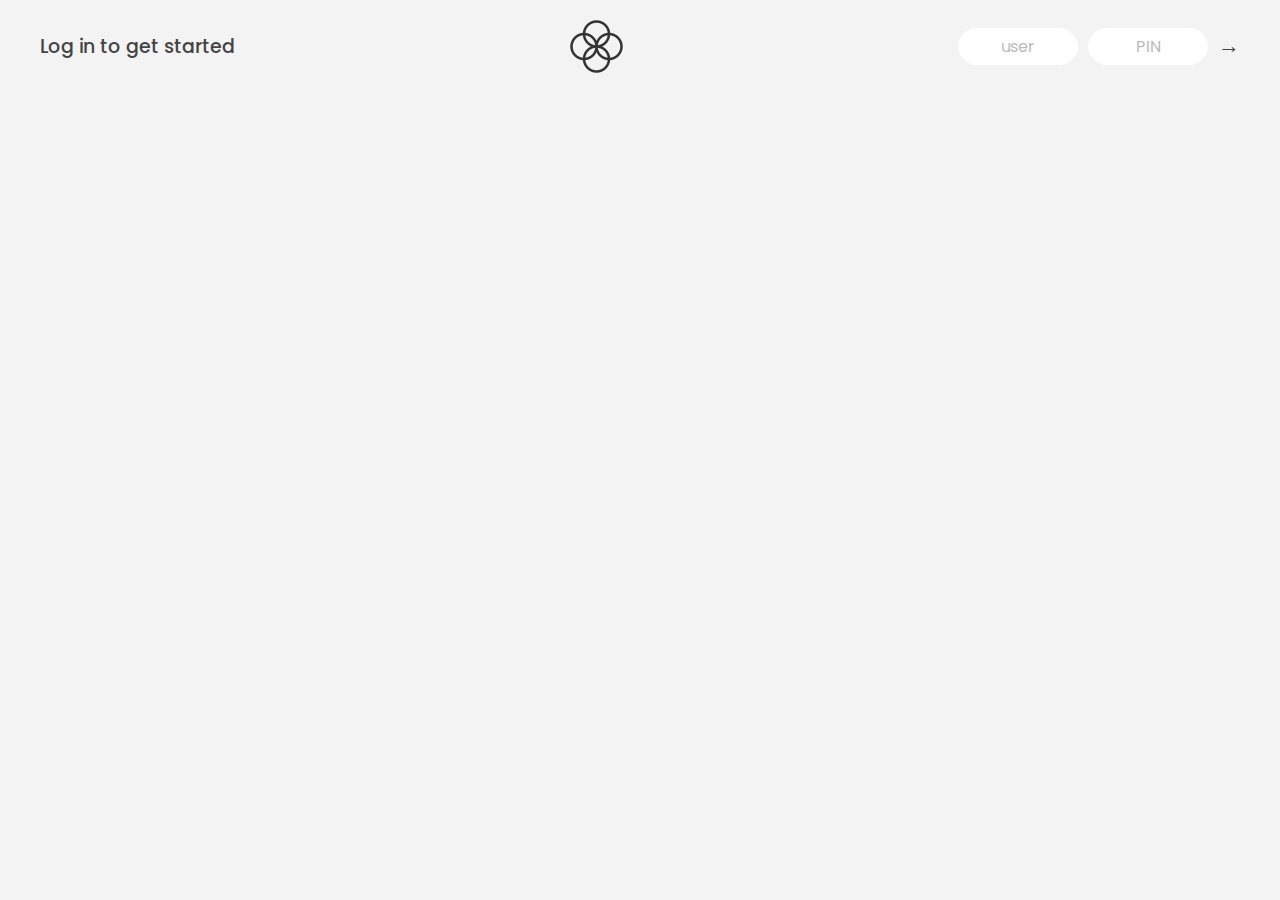
<file: Bankist/index.html>
<!DOCTYPE html>
<html lang="en">
  <head>
    <meta charset="UTF-8" />
    <meta name="viewport" content="width=device-width, initial-scale=1.0" />
    <meta http-equiv="X-UA-Compatible" content="ie=edge" />
    <link rel="shortcut icon" type="image/png" href="/icon.png" />

    <link
      href="https://fonts.googleapis.com/css?family=Poppins:400,500,600&display=swap"
      rel="stylesheet"
    />

    <link rel="stylesheet" href="style.css" />
    <title>Bankist</title>
  </head>
  <body>
    <!-- TOP NAVIGATION -->
    <nav>
      <p class="welcome">Log in to get started</p>
      <img src="logo.png" alt="Logo" class="logo" />
      <form class="login">
        <input
          type="text"
          placeholder="user"
          class="login__input login__input--user"
        />
        <!-- In practice, use type="password" -->
        <input
          type="text"
          placeholder="PIN"
          maxlength="4"
          class="login__input login__input--pin"
        />
        <button class="login__btn">&rarr;</button>
      </form>
    </nav>

    <main class="app hidden">
      <!-- BALANCE -->
      <div class="balance">
        <div>
          <p class="balance__label">Current balance</p>
          <p class="balance__date">
            As of <span class="date">05/03/2037</span>
          </p>
        </div>
        <p class="balance__value">0000€</p>
      </div>

      <!-- MOVEMENTS -->
      <div class="movements">
        <div class="movements__row">
          <div class="movements__type movements__type--deposit">2 deposit</div>
          <div class="movements__value">4 000€</div>
        </div>
        <div class="movements__row">
          <div class="movements__type movements__type--withdrawal">
            1 withdrawal
          </div>
          <div class="movements__value">-378€</div>
        </div>
      </div>

      <!-- SUMMARY -->
      <div class="summary">
        <p class="summary__label">In</p>
        <p class="summary__value summary__value--in">0000€</p>
        <p class="summary__label">Out</p>
        <p class="summary__value summary__value--out">0000€</p>
        <p class="summary__label">Interest</p>
        <p class="summary__value summary__value--interest">0000€</p>
        <button class="btn--sort">&downarrow; SORT</button>
      </div>

      <!-- OPERATION: TRANSFERS -->
      <div class="operation operation--transfer">
        <h2>Transfer money</h2>
        <form class="form form--transfer">
          <input type="text" class="form__input form__input--to" />
          <input type="number" class="form__input form__input--amount" />
          <button class="form__btn form__btn--transfer">&rarr;</button>
          <label class="form__label">Transfer to</label>
          <label class="form__label">Amount</label>
        </form>
      </div>

      <!-- OPERATION: LOAN -->
      <div class="operation operation--loan">
        <h2>Request loan</h2>
        <form class="form form--loan">
          <input type="number" class="form__input form__input--loan-amount" />
          <button class="form__btn form__btn--loan">&rarr;</button>
          <label class="form__label form__label--loan">Amount</label>
        </form>
      </div>

      <!-- OPERATION: CLOSE -->
      <div class="operation operation--close">
        <h2>Close account</h2>
        <form class="form form--close">
          <input type="text" class="form__input form__input--user" />
          <input
            type="password"
            maxlength="6"
            class="form__input form__input--pin"
          />
          <button class="form__btn form__btn--close">&rarr;</button>
          <label class="form__label">Confirm user</label>
          <label class="form__label">Confirm PIN</label>
        </form>
      </div>

      <!-- LOGOUT TIMER -->
      <p class="logout-timer">
        You will be logged out in <span class="timer hidden">00:00</span>
      </p>
    </main>

    <!-- <footer>
      &copy; by Jonas Schmedtmann. Don't claim as your own :)
    </footer> -->

    <script src="script.js"></script>
  </body>
</html>
</file>
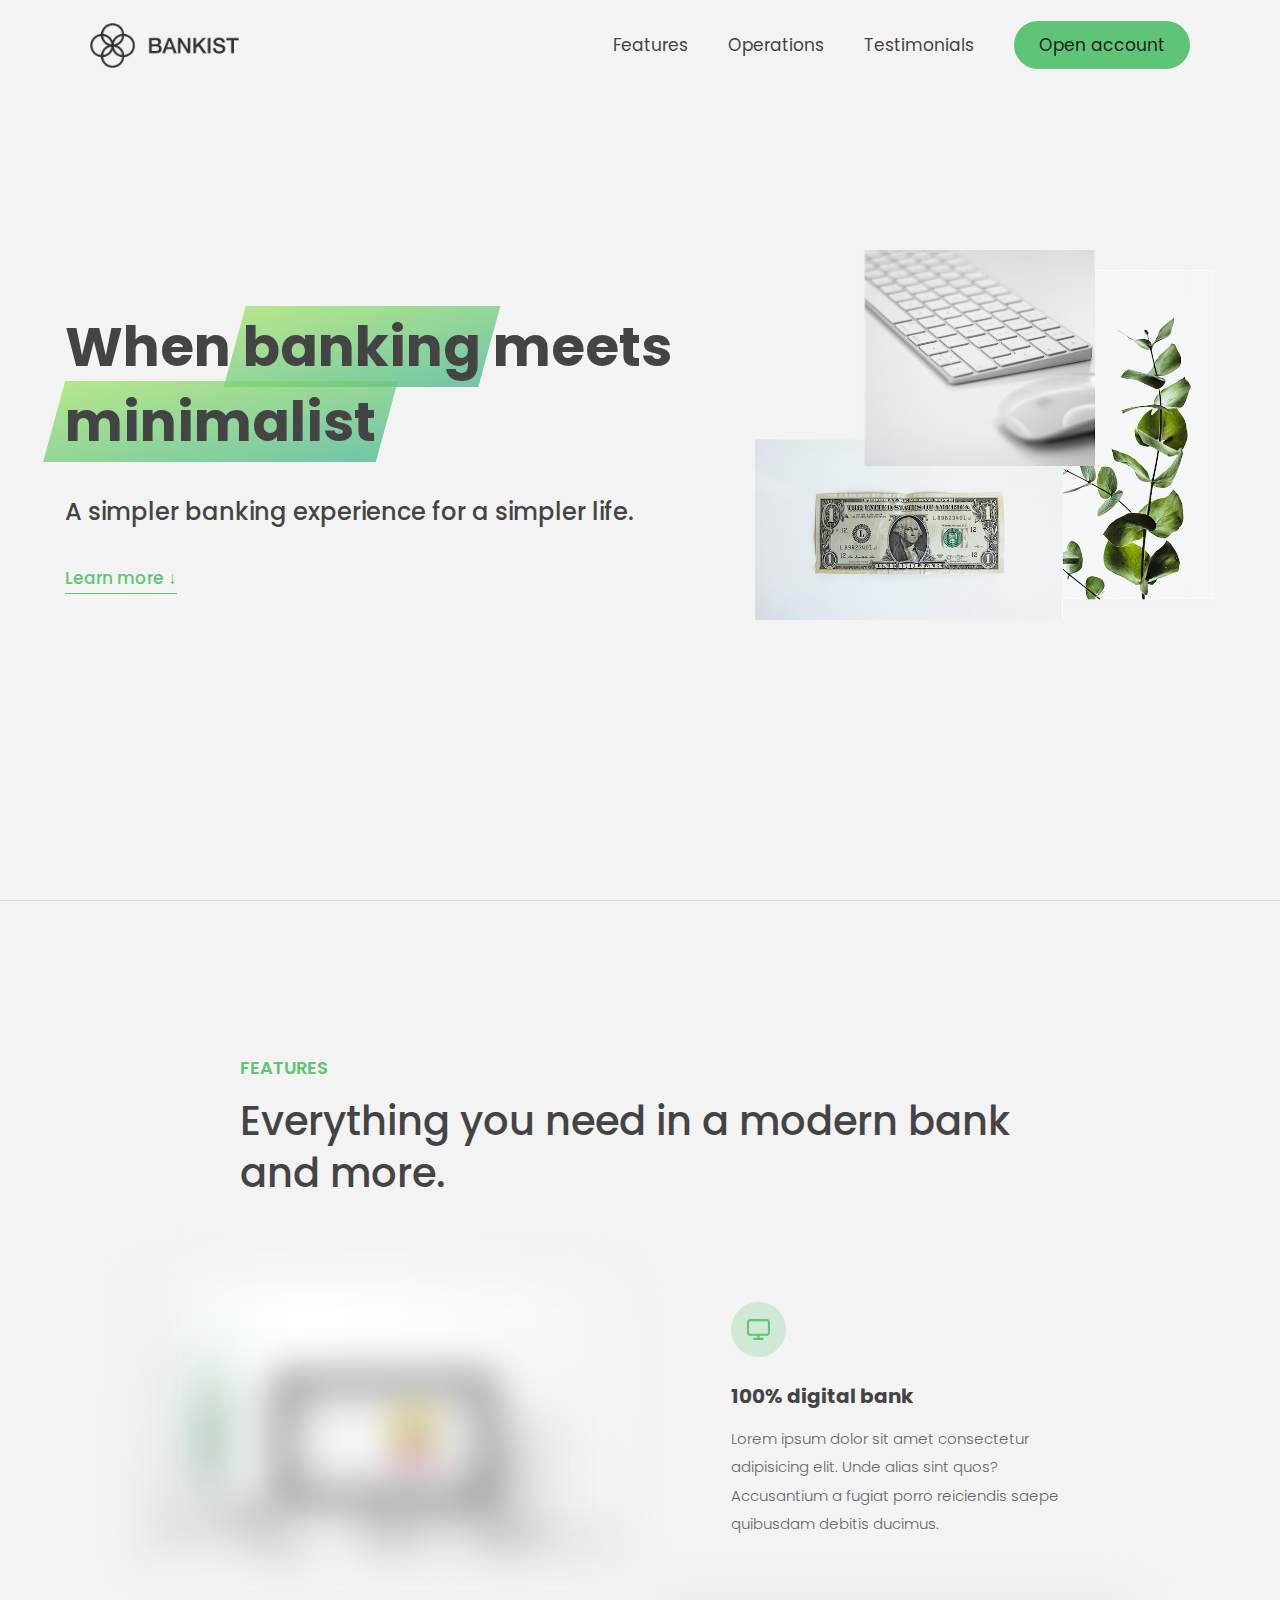
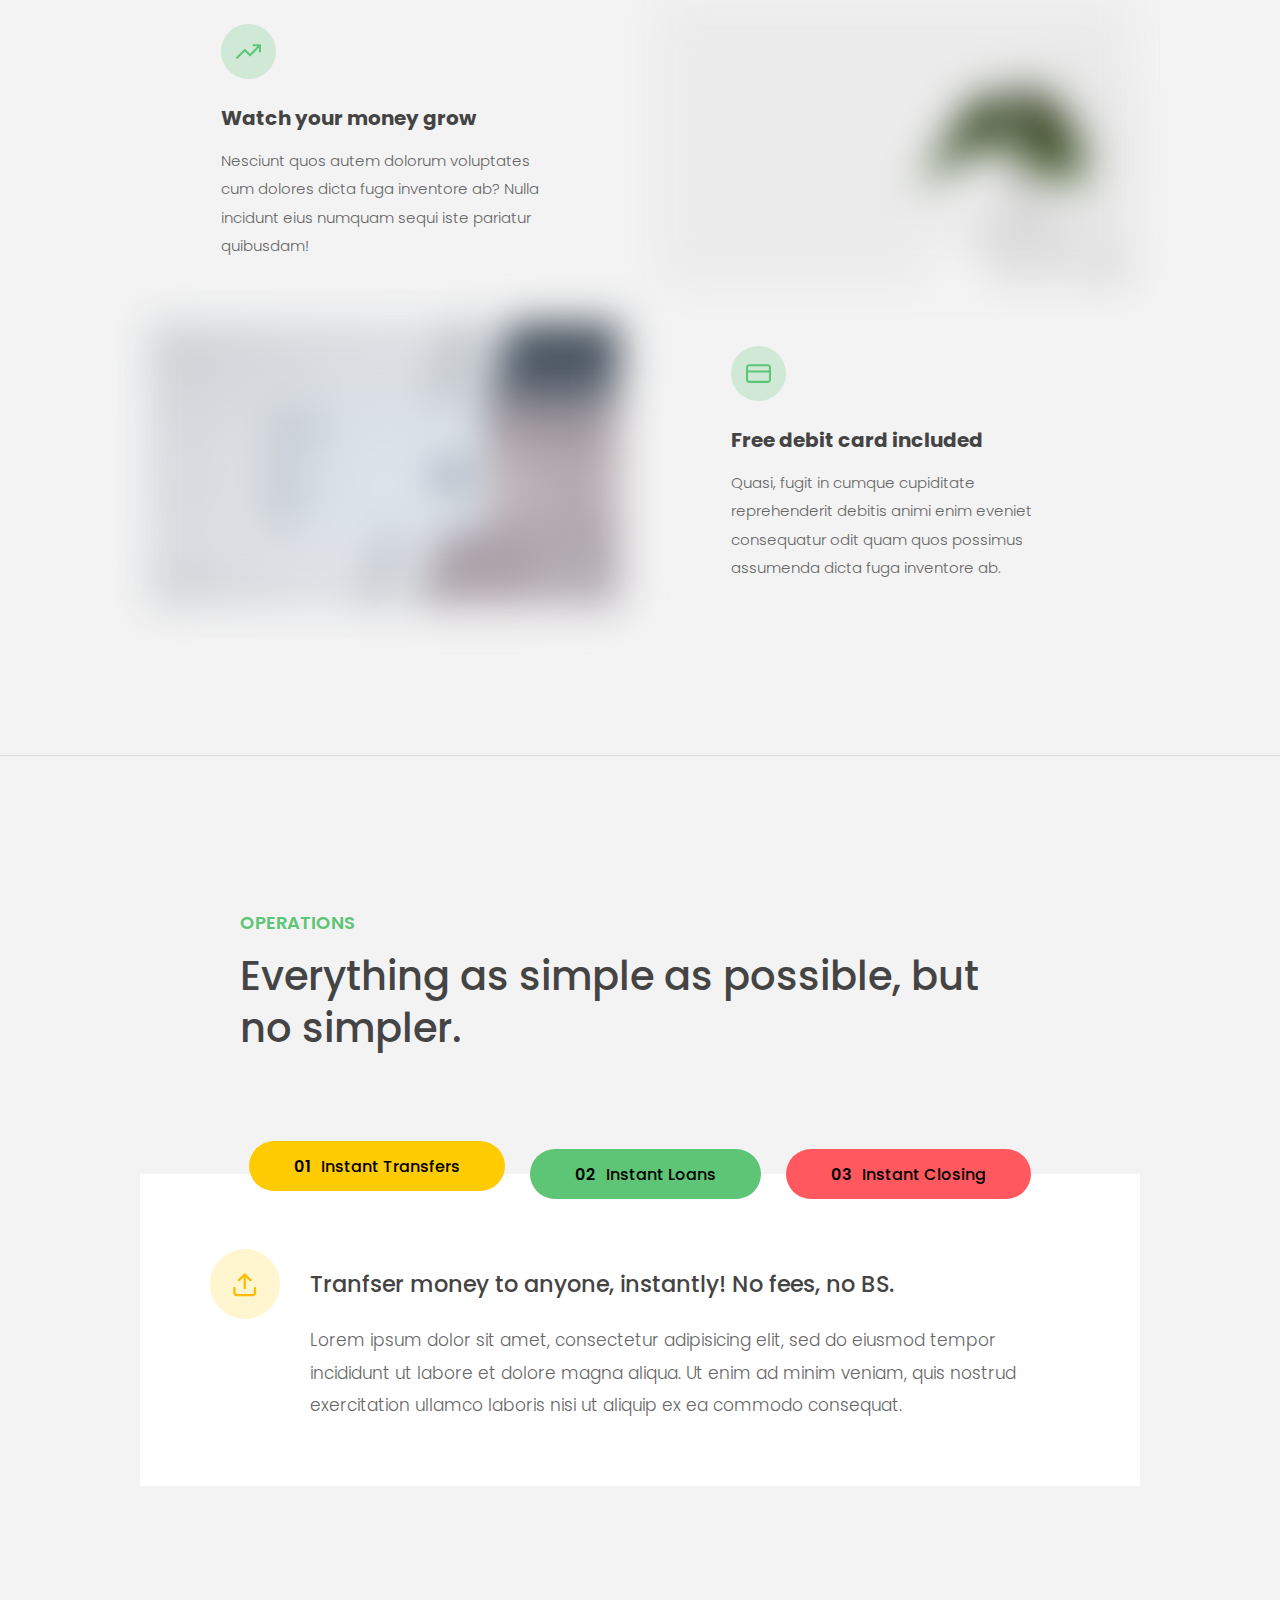
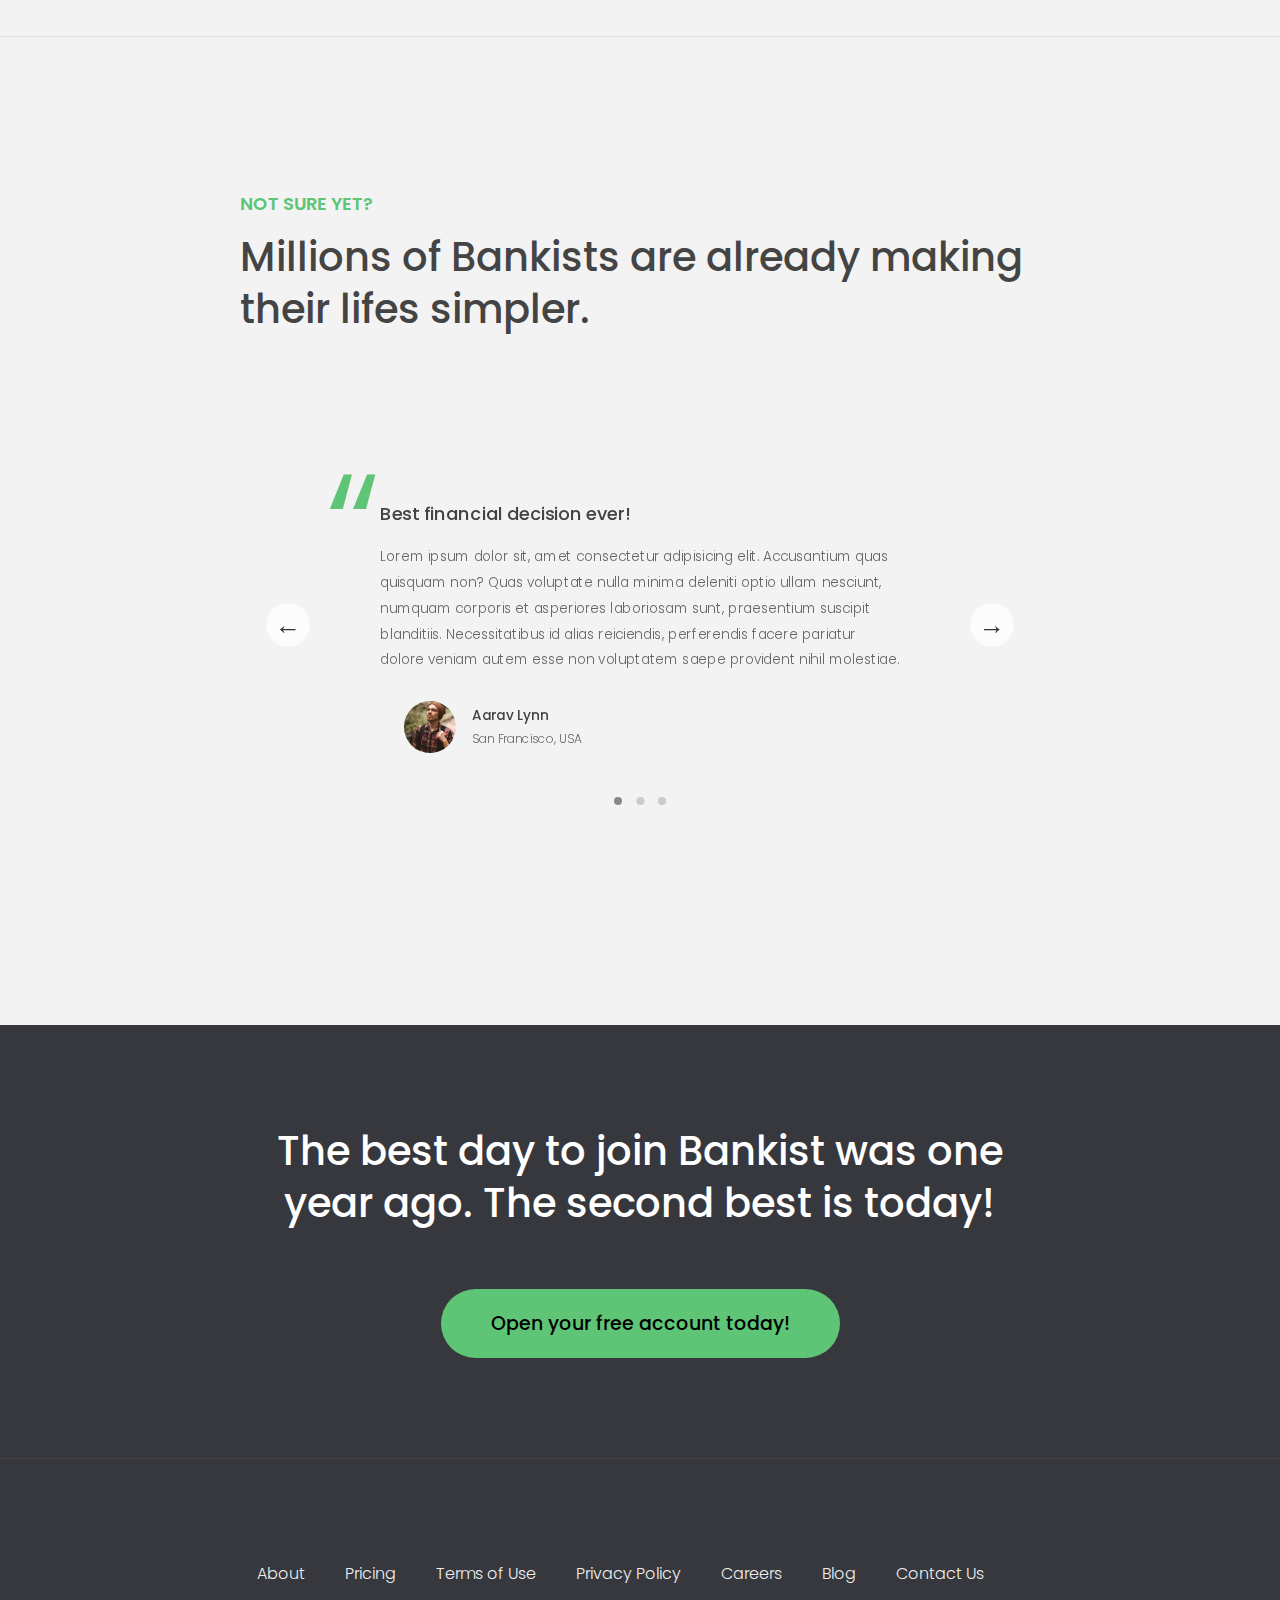
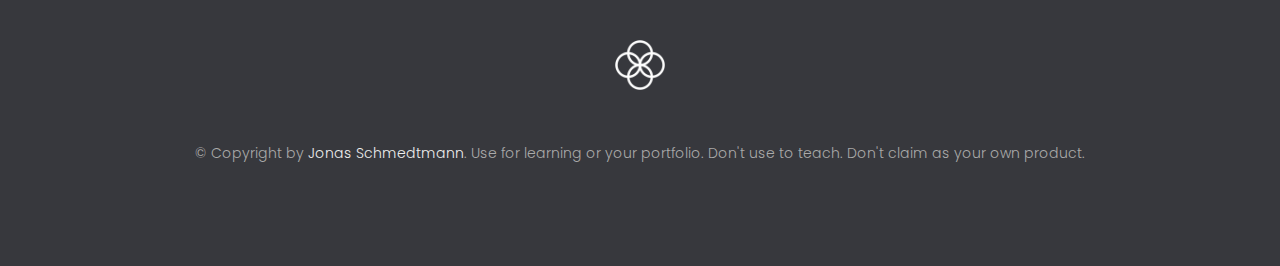
<file: Bankist_Website/index.html>
<!DOCTYPE html>
<html lang="en">
  <head>
    <meta charset="UTF-8" />
    <meta name="viewport" content="width=device-width, initial-scale=1.0" />
    <meta http-equiv="X-UA-Compatible" content="ie=edge" />
    <link rel="shortcut icon" type="image/png" href="img/icon.png" />

    <link
      href="https://fonts.googleapis.com/css?family=Poppins:300,400,500,600&display=swap"
      rel="stylesheet"
    />
    <link rel="stylesheet" href="style.css" />
    <title>Bankist | When Banking meets Minimalist</title>
  </head>
  <body>
    <header class="header">
      <nav class="nav">
        <img
          src="img/logo.png"
          alt="Bankist logo"
          class="nav__logo"
          id="logo"
        />
        <ul class="nav__links">
          <li class="nav__item">
            <a class="nav__link" href="#section--1">Features</a>
          </li>
          <li class="nav__item">
            <a class="nav__link" href="#section--2">Operations</a>
          </li>
          <li class="nav__item">
            <a class="nav__link" href="#section--3">Testimonials</a>
          </li>
          <li class="nav__item">
            <a class="nav__link nav__link--btn btn--show-modal" href="#"
              >Open account</a
            >
          </li>
        </ul>
      </nav>

      <div class="header__title">
        <h1>
          When
          <!-- Green highlight effect -->
          <span class="highlight">banking</span>
          meets<br />
          <span class="highlight">minimalist</span>
        </h1>
        <h4>A simpler banking experience for a simpler life.</h4>
        <button class="btn--text btn--scroll-to">Learn more &DownArrow;</button>
        <img
          src="img/hero.png"
          class="header__img"
          alt="Minimalist bank items"
        />
      </div>
    </header>

    <section class="section" id="section--1">
      <div class="section__title">
        <h2 class="section__description">Features</h2>
        <h3 class="section__header">
          Everything you need in a modern bank and more.
        </h3>
      </div>

      <div class="features">
        <img
          src="img/digital-lazy.jpg"
          data-src="img/digital.jpg"
          alt="Computer"
          class="features__img lazy-img"
        />
        <div class="features__feature">
          <div class="features__icon">
            <svg>
              <use xlink:href="img/icons.svg#icon-monitor"></use>
            </svg>
          </div>
          <h5 class="features__header">100% digital bank</h5>
          <p>
            Lorem ipsum dolor sit amet consectetur adipisicing elit. Unde alias
            sint quos? Accusantium a fugiat porro reiciendis saepe quibusdam
            debitis ducimus.
          </p>
        </div>

        <div class="features__feature">
          <div class="features__icon">
            <svg>
              <use xlink:href="img/icons.svg#icon-trending-up"></use>
            </svg>
          </div>
          <h5 class="features__header">Watch your money grow</h5>
          <p>
            Nesciunt quos autem dolorum voluptates cum dolores dicta fuga
            inventore ab? Nulla incidunt eius numquam sequi iste pariatur
            quibusdam!
          </p>
        </div>
        <img
          src="img/grow-lazy.jpg"
          data-src="img/grow.jpg"
          alt="Plant"
          class="features__img lazy-img"
        />

        <img
          src="img/card-lazy.jpg"
          data-src="img/card.jpg"
          alt="Credit card"
          class="features__img lazy-img"
        />
        <div class="features__feature">
          <div class="features__icon">
            <svg>
              <use xlink:href="img/icons.svg#icon-credit-card"></use>
            </svg>
          </div>
          <h5 class="features__header">Free debit card included</h5>
          <p>
            Quasi, fugit in cumque cupiditate reprehenderit debitis animi enim
            eveniet consequatur odit quam quos possimus assumenda dicta fuga
            inventore ab.
          </p>
        </div>
      </div>
    </section>

    <section class="section" id="section--2">
      <div class="section__title">
        <h2 class="section__description">Operations</h2>
        <h3 class="section__header">
          Everything as simple as possible, but no simpler.
        </h3>
      </div>

      <div class="operations">
        <div class="operations__tab-container">
          <button
            class="btn operations__tab operations__tab--1 operations__tab--active"
            data-tab="1"
          >
            <span>01</span>Instant Transfers
          </button>
          <button class="btn operations__tab operations__tab--2" data-tab="2">
            <span>02</span>Instant Loans
          </button>
          <button class="btn operations__tab operations__tab--3" data-tab="3">
            <span>03</span>Instant Closing
          </button>
        </div>
        <div
          class="operations__content operations__content--1 operations__content--active"
        >
          <div class="operations__icon operations__icon--1">
            <svg>
              <use xlink:href="img/icons.svg#icon-upload"></use>
            </svg>
          </div>
          <h5 class="operations__header">
            Tranfser money to anyone, instantly! No fees, no BS.
          </h5>
          <p>
            Lorem ipsum dolor sit amet, consectetur adipisicing elit, sed do
            eiusmod tempor incididunt ut labore et dolore magna aliqua. Ut enim
            ad minim veniam, quis nostrud exercitation ullamco laboris nisi ut
            aliquip ex ea commodo consequat.
          </p>
        </div>

        <div class="operations__content operations__content--2">
          <div class="operations__icon operations__icon--2">
            <svg>
              <use xlink:href="img/icons.svg#icon-home"></use>
            </svg>
          </div>
          <h5 class="operations__header">
            Buy a home or make your dreams come true, with instant loans.
          </h5>
          <p>
            Duis aute irure dolor in reprehenderit in voluptate velit esse
            cillum dolore eu fugiat nulla pariatur. Excepteur sint occaecat
            cupidatat non proident, sunt in culpa qui officia deserunt mollit
            anim id est laborum.
          </p>
        </div>
        <div class="operations__content operations__content--3">
          <div class="operations__icon operations__icon--3">
            <svg>
              <use xlink:href="img/icons.svg#icon-user-x"></use>
            </svg>
          </div>
          <h5 class="operations__header">
            No longer need your account? No problem! Close it instantly.
          </h5>
          <p>
            Excepteur sint occaecat cupidatat non proident, sunt in culpa qui
            officia deserunt mollit anim id est laborum. Ut enim ad minim
            veniam, quis nostrud exercitation ullamco laboris nisi ut aliquip ex
            ea commodo consequat.
          </p>
        </div>
      </div>
    </section>

    <section class="section" id="section--3">
      <div class="section__title section__title--testimonials">
        <h2 class="section__description">Not sure yet?</h2>
        <h3 class="section__header">
          Millions of Bankists are already making their lifes simpler.
        </h3>
      </div>

      <div class="slider">
        <!-- <div class="slide"><img src="img/img-1.jpg" alt="Photo 1" /></div>
        <div class="slide"><img src="img/img-2.jpg" alt="Photo 2" /></div>
        <div class="slide"><img src="img/img-3.jpg" alt="Photo 3" /></div>
        <div class="slide"><img src="img/img-4.jpg" alt="Photo 4" /></div>
         -->
        <div class="slide slide--1">
          <div class="testimonial">
            <h5 class="testimonial__header">Best financial decision ever!</h5>
            <blockquote class="testimonial__text">
              Lorem ipsum dolor sit, amet consectetur adipisicing elit.
              Accusantium quas quisquam non? Quas voluptate nulla minima
              deleniti optio ullam nesciunt, numquam corporis et asperiores
              laboriosam sunt, praesentium suscipit blanditiis. Necessitatibus
              id alias reiciendis, perferendis facere pariatur dolore veniam
              autem esse non voluptatem saepe provident nihil molestiae.
            </blockquote>
            <address class="testimonial__author">
              <img src="img/user-1.jpg" alt="" class="testimonial__photo" />
              <h6 class="testimonial__name">Aarav Lynn</h6>
              <p class="testimonial__location">San Francisco, USA</p>
            </address>
          </div>
        </div>

        <div class="slide slide--2">
          <div class="testimonial">
            <h5 class="testimonial__header">
              The last step to becoming a complete minimalist
            </h5>
            <blockquote class="testimonial__text">
              Quisquam itaque deserunt ullam, quia ea repellendus provident,
              ducimus neque ipsam modi voluptatibus doloremque, corrupti
              laborum. Incidunt numquam perferendis veritatis neque repellendus.
              Lorem, ipsum dolor sit amet consectetur adipisicing elit. Illo
              deserunt exercitationem deleniti.
            </blockquote>
            <address class="testimonial__author">
              <img src="img/user-2.jpg" alt="" class="testimonial__photo" />
              <h6 class="testimonial__name">Miyah Miles</h6>
              <p class="testimonial__location">London, UK</p>
            </address>
          </div>
        </div>

        <div class="slide slide--3">
          <div class="testimonial">
            <h5 class="testimonial__header">
              Finally free from old-school banks
            </h5>
            <blockquote class="testimonial__text">
              Debitis, nihil sit minus suscipit magni aperiam vel tenetur
              incidunt commodi architecto numquam omnis nulla autem,
              necessitatibus blanditiis modi similique quidem. Odio aliquam
              culpa dicta beatae quod maiores ipsa minus consequatur error sunt,
              deleniti saepe aliquid quos inventore sequi. Necessitatibus id
              alias reiciendis, perferendis facere.
            </blockquote>
            <address class="testimonial__author">
              <img src="img/user-3.jpg" alt="" class="testimonial__photo" />
              <h6 class="testimonial__name">Francisco Gomes</h6>
              <p class="testimonial__location">Lisbon, Portugal</p>
            </address>
          </div>
        </div>
        <button class="slider__btn slider__btn--left">&larr;</button>
        <button class="slider__btn slider__btn--right">&rarr;</button>
        <div class="dots"></div>
      </div>
    </section>

    <section class="section section--sign-up">
      <div class="section__title">
        <h3 class="section__header">
          The best day to join Bankist was one year ago. The second best is
          today!
        </h3>
      </div>
      <button class="btn btn--show-modal">Open your free account today!</button>
    </section>

    <footer class="footer">
      <ul class="footer__nav">
        <li class="footer__item">
          <a class="footer__link" href="#">About</a>
        </li>
        <li class="footer__item">
          <a class="footer__link" href="#">Pricing</a>
        </li>
        <li class="footer__item">
          <a class="footer__link" href="#">Terms of Use</a>
        </li>
        <li class="footer__item">
          <a class="footer__link" href="#">Privacy Policy</a>
        </li>
        <li class="footer__item">
          <a class="footer__link" href="#">Careers</a>
        </li>
        <li class="footer__item">
          <a class="footer__link" href="#">Blog</a>
        </li>
        <li class="footer__item">
          <a class="footer__link" href="#">Contact Us</a>
        </li>
      </ul>
      <img src="img/icon.png" alt="Logo" class="footer__logo" />
      <p class="footer__copyright">
        &copy; Copyright by
        <a
          class="footer__link twitter-link"
          target="_blank"
          href="https://twitter.com/jonasschmedtman"
          >Jonas Schmedtmann</a
        >. Use for learning or your portfolio. Don't use to teach. Don't claim
        as your own product.
      </p>
    </footer>

    <div class="modal hidden">
      <button class="btn--close-modal">&times;</button>
      <h2 class="modal__header">
        Open your bank account <br />
        in just <span class="highlight">5 minutes</span>
      </h2>
      <form class="modal__form">
        <label>First Name</label>
        <input type="text" />
        <label>Last Name</label>
        <input type="text" />
        <label>Email Address</label>
        <input type="email" />
        <button class="btn">Next step &rarr;</button>
      </form>
    </div>
    <div class="overlay hidden"></div>

    <script src="script.js"></script>
  </body>
</html>
</file>
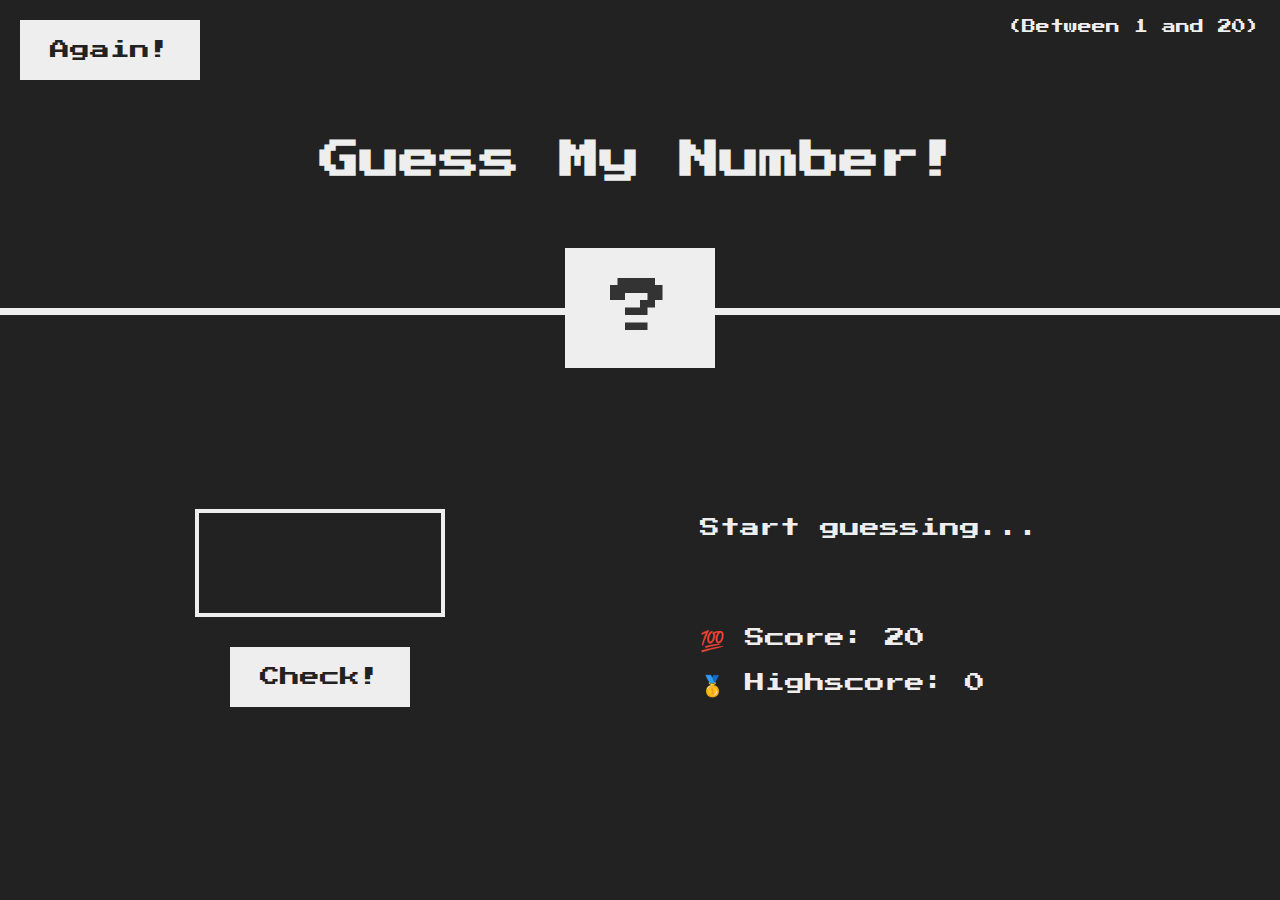
<file: Guess_My_Number/index.html>
<!DOCTYPE html>
<html lang="en">
  <head>
    <meta charset="UTF-8" />
    <meta name="viewport" content="width=device-width, initial-scale=1.0" />
    <meta http-equiv="X-UA-Compatible" content="ie=edge" />
    <link rel="stylesheet" href="style.css" />
    <title>Guess My Number!</title>
  </head>
  <body>
    <header>
      <h1>Guess My Number!</h1>
      <p class="between">(Between 1 and 20)</p>
      <button class="btn again">Again!</button>
      <div class="number">?</div>
    </header>
    <main>
      <section class="left">
        <input type="number" class="guess" />
        <button class="btn check">Check!</button>
      </section>
      <section class="right">
        <p class="message">Start guessing...</p>
        <p class="label-score">💯 Score: <span class="score">20</span></p>
        <p class="label-highscore">
          🥇 Highscore: <span class="highscore">0</span>
        </p>
      </section>
    </main>
    <script src="script.js"></script>
  </body>
</html>
</file>
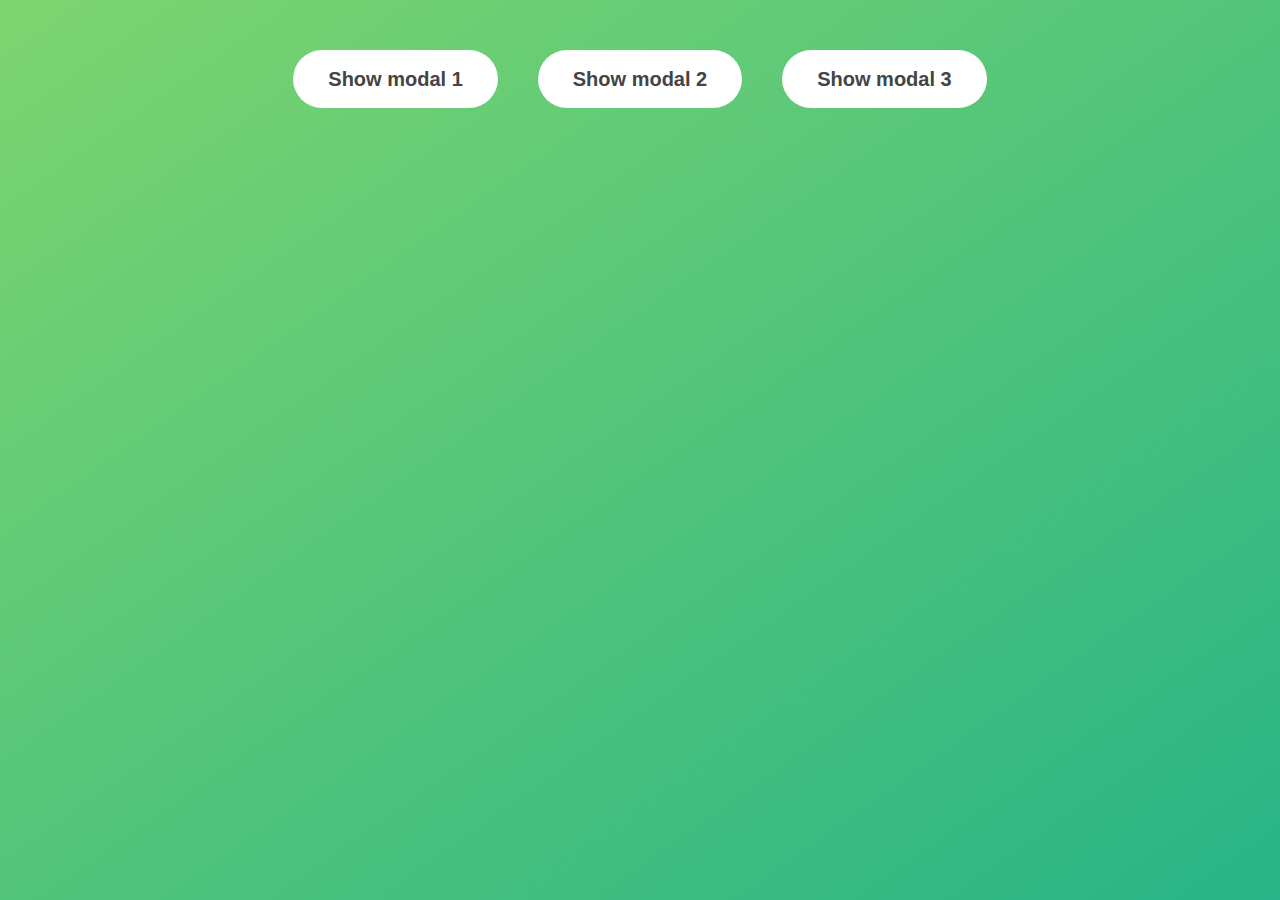
<file: Modal_Window/index.html>
<!DOCTYPE html>
<html lang="en">
  <head>
    <meta charset="UTF-8" />
    <meta name="viewport" content="width=device-width, initial-scale=1.0" />
    <meta http-equiv="X-UA-Compatible" content="ie=edge" />
    <link rel="stylesheet" href="style.css" />
    <title>Modal window</title>
  </head>
  <body>
    <button class="show-modal">Show modal 1</button>
    <button class="show-modal">Show modal 2</button>
    <button class="show-modal">Show modal 3</button>

    <div class="modal hidden">
      <button class="close-modal">&times;</button>
      <h1>I'm a modal window 😍</h1>
      <p>
        Lorem ipsum dolor sit amet, consectetur adipisicing elit, sed do eiusmod
        tempor incididunt ut labore et dolore magna aliqua. Ut enim ad minim
        veniam, quis nostrud exercitation ullamco laboris nisi ut aliquip ex ea
        commodo consequat. Duis aute irure dolor in reprehenderit in voluptate
        velit esse cillum dolore eu fugiat nulla pariatur. Excepteur sint
        occaecat cupidatat non proident, sunt in culpa qui officia deserunt
        mollit anim id est laborum.
      </p>
    </div>
    <div class="overlay hidden"></div>

    <script src="script.js"></script>
  </body>
</html>
</file>
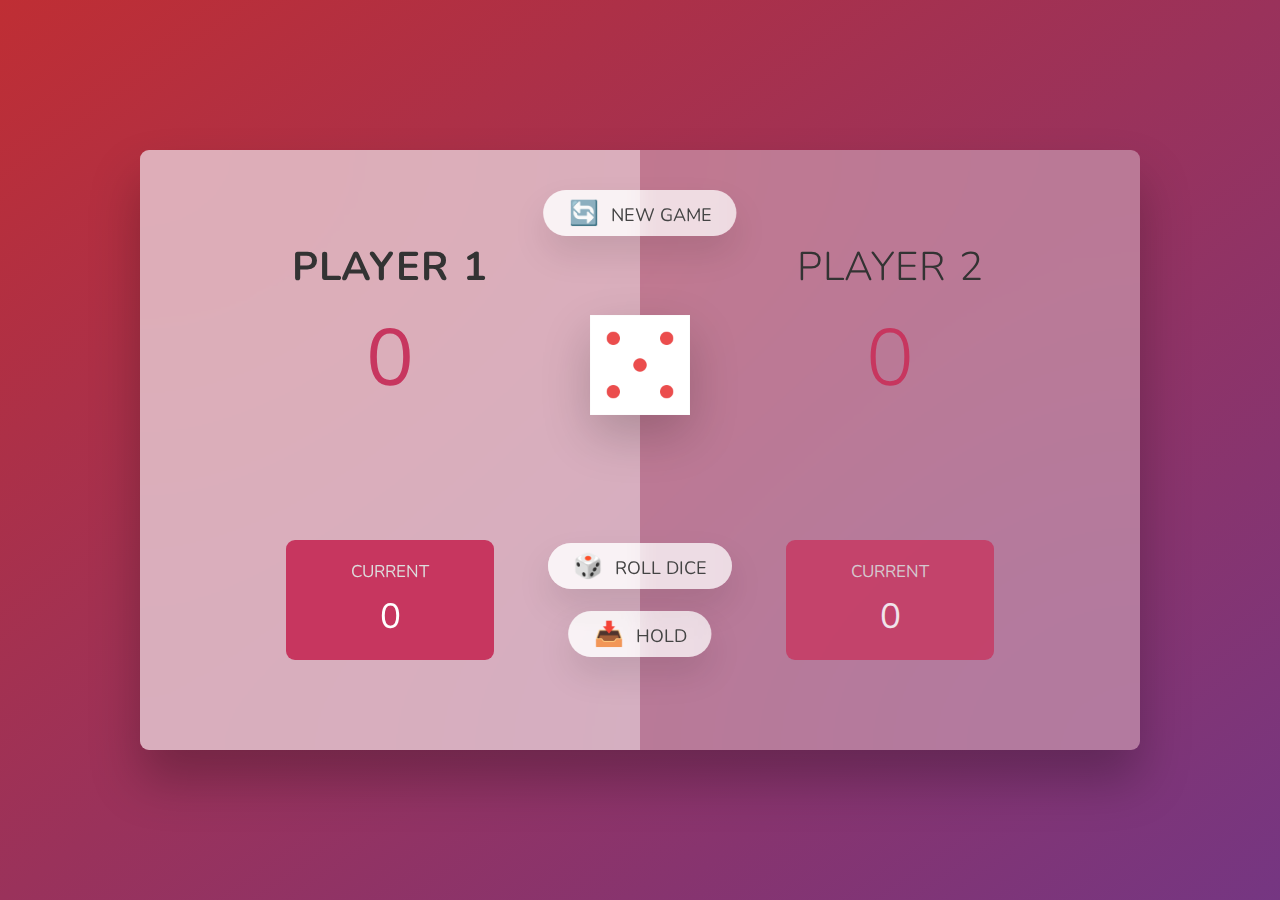
<file: Pig_Game/index.html>
<!DOCTYPE html>
<html lang="en">
  <head>
    <meta charset="UTF-8" />
    <meta name="viewport" content="width=device-width, initial-scale=1.0" />
    <meta http-equiv="X-UA-Compatible" content="ie=edge" />
    <link rel="stylesheet" href="style.css" />
    <title>Pig Game</title>
  </head>
  <body>
    <main>
      <section class="player player--0 player--active">
        <h2 class="name" id="name--0">Player 1</h2>
        <p class="score" id="score--0">0</p>
        <div class="current">
          <p class="current-label">Current</p>
          <p class="current-score" id="current--0">0</p>
        </div>
      </section>
      <section class="player player--1">
        <h2 class="name" id="name--1">Player 2</h2>
        <p class="score" id="score--1">0</p>
        <div class="current">
          <p class="current-label">Current</p>
          <p class="current-score" id="current--1">0</p>
        </div>
      </section>

      <img src="dice-5.png" alt="Playing dice" class="dice" />
      <button class="btn btn--new">🔄 New game</button>
      <button class="btn btn--roll">🎲 Roll dice</button>
      <button class="btn btn--hold">📥 Hold</button>
    </main>
    <script src="script.js"></script>
  </body>
</html>
</file>
<file: Bankist/style.css>
/*
 * Use this CSS to learn some intersting techniques,
 * in case you're wondering how I built the UI.
 * Have fun! 😁
 */

* {
  margin: 0;
  padding: 0;
  box-sizing: inherit;
}

html {
  font-size: 62.5%;
  box-sizing: border-box;
}

body {
  font-family: 'Poppins', sans-serif;
  color: #444;
  background-color: #f3f3f3;
  height: 100vh;
  padding: 2rem;
}

nav {
  display: flex;
  justify-content: space-between;
  align-items: center;
  padding: 0 2rem;
}

.welcome {
  font-size: 1.9rem;
  font-weight: 500;
  transition: all 1s;
}

.logo {
  height: 5.25rem;
}

.login {
  display: flex;
  transition: all 1s;
}

.hidden {
  opacity: 0;
}

.login__input {
  border: none;
  padding: 0.5rem 2rem;
  font-size: 1.6rem;
  font-family: inherit;
  text-align: center;
  width: 12rem;
  border-radius: 10rem;
  margin-right: 1rem;
  color: inherit;
  border: 1px solid #fff;
  transition: all 0.3s;
}

.login__input:focus {
  outline: none;
  border: 1px solid #ccc;
}

.login__input::placeholder {
  color: #bbb;
}

.login__btn {
  border: none;
  background: none;
  font-size: 2.2rem;
  color: inherit;
  cursor: pointer;
  transition: all 0.3s;
}

.login__btn:hover,
.login__btn:focus,
.btn--sort:hover,
.btn--sort:focus {
  outline: none;
  color: #777;
}

/* MAIN */
.app {
  position: relative;
  max-width: 100rem;
  margin: 4rem auto;
  display: grid;
  grid-template-columns: 4fr 3fr;
  grid-template-rows: auto repeat(3, 15rem) auto;
  gap: 2rem;

  /* NOTE This creates the fade in/out anumation */
  transition: all 1s;
}

.balance {
  grid-column: 1 / span 2;
  display: flex;
  align-items: flex-end;
  justify-content: space-between;
  margin-bottom: 2rem;
}

.balance__label {
  font-size: 2.2rem;
  font-weight: 500;
  margin-bottom: -0.2rem;
}

.balance__date {
  font-size: 1.4rem;
  color: #888;
}

.balance__value {
  font-size: 4.5rem;
  font-weight: 400;
}

/* MOVEMENTS */
.movements {
  grid-row: 2 / span 3;
  background-color: #fff;
  border-radius: 1rem;
  overflow: scroll;
}

.movements__row {
  padding: 2.25rem 4rem;
  display: flex;
  align-items: center;
  border-bottom: 1px solid #eee;
}

.movements__type {
  font-size: 1.1rem;
  text-transform: uppercase;
  font-weight: 500;
  color: #fff;
  padding: 0.1rem 1rem;
  border-radius: 10rem;
  margin-right: 2rem;
}

.movements__date {
  font-size: 1.1rem;
  text-transform: uppercase;
  font-weight: 500;
  color: #666;
}

.movements__type--deposit {
  background-image: linear-gradient(to top left, #39b385, #9be15d);
}

.movements__type--withdrawal {
  background-image: linear-gradient(to top left, #e52a5a, #ff585f);
}

.movements__value {
  font-size: 1.7rem;
  margin-left: auto;
}

/* SUMMARY */
.summary {
  grid-row: 5 / 6;
  display: flex;
  align-items: baseline;
  padding: 0 0.3rem;
  margin-top: 1rem;
}

.summary__label {
  font-size: 1.2rem;
  font-weight: 500;
  text-transform: uppercase;
  margin-right: 0.8rem;
}

.summary__value {
  font-size: 2.2rem;
  margin-right: 2.5rem;
}

.summary__value--in,
.summary__value--interest {
  color: #66c873;
}

.summary__value--out {
  color: #f5465d;
}

.btn--sort {
  margin-left: auto;
  border: none;
  background: none;
  font-size: 1.3rem;
  font-weight: 500;
  cursor: pointer;
}

/* OPERATIONS */
.operation {
  border-radius: 1rem;
  padding: 3rem 4rem;
  color: #333;
}

.operation--transfer {
  background-image: linear-gradient(to top left, #ffb003, #ffcb03);
}

.operation--loan {
  background-image: linear-gradient(to top left, #39b385, #9be15d);
}

.operation--close {
  background-image: linear-gradient(to top left, #e52a5a, #ff585f);
}

h2 {
  margin-bottom: 1.5rem;
  font-size: 1.7rem;
  font-weight: 600;
  color: #333;
}

.form {
  display: grid;
  grid-template-columns: 2.5fr 2.5fr 1fr;
  grid-template-rows: auto auto;
  gap: 0.4rem 1rem;
}

/* Exceptions for interst */
.form.form--loan {
  grid-template-columns: 2.5fr 1fr 2.5fr;
}
.form__label--loan {
  grid-row: 2;
}
/* End exceptions */

.form__input {
  width: 100%;
  border: none;
  background-color: rgba(255, 255, 255, 0.4);
  font-family: inherit;
  font-size: 1.5rem;
  text-align: center;
  color: #333;
  padding: 0.3rem 1rem;
  border-radius: 0.7rem;
  transition: all 0.3s;
}

.form__input:focus {
  outline: none;
  background-color: rgba(255, 255, 255, 0.6);
}

.form__label {
  font-size: 1.3rem;
  text-align: center;
}

.form__btn {
  border: none;
  border-radius: 0.7rem;
  font-size: 1.8rem;
  background-color: #fff;
  cursor: pointer;
  transition: all 0.3s;
}

.form__btn:focus {
  outline: none;
  background-color: rgba(255, 255, 255, 0.8);
}

.logout-timer {
  padding: 0 0.3rem;
  margin-top: 1.9rem;
  text-align: right;
  font-size: 1.25rem;
}

.timer {
  font-weight: 600;
}
</file>
<file: Bankist_Website/style.css>
/* The page is NOT responsive. You can implement responsiveness yourself if you wanna have some fun 😃 */

:root {
  --color-primary: #5ec576;
  --color-secondary: #ffcb03;
  --color-tertiary: #ff585f;
  --color-primary-darker: #4bbb7d;
  --color-secondary-darker: #ffbb00;
  --color-tertiary-darker: #fd424b;
  --color-primary-opacity: #5ec5763a;
  --color-secondary-opacity: #ffcd0331;
  --color-tertiary-opacity: #ff58602d;
  --gradient-primary: linear-gradient(to top left, #39b385, #9be15d);
  --gradient-secondary: linear-gradient(to top left, #ffb003, #ffcb03);
}

* {
  margin: 0;
  padding: 0;
  box-sizing: inherit;
}

html {
  font-size: 62.5%;
  box-sizing: border-box;
}

body {
  font-family: 'Poppins', sans-serif;
  font-weight: 300;
  color: #444;
  line-height: 1.9;
  background-color: #f3f3f3;
}

/* GENERAL ELEMENTS */
.section {
  padding: 15rem 3rem;
  border-top: 1px solid #ddd;

  transition: transform 1s, opacity 1s;
}

.section--hidden {
  opacity: 0;
  transform: translateY(8rem);
}

.section__title {
  max-width: 80rem;
  margin: 0 auto 8rem auto;
}

.section__description {
  font-size: 1.8rem;
  font-weight: 600;
  text-transform: uppercase;
  color: var(--color-primary);
  margin-bottom: 1rem;
}

.section__header {
  font-size: 4rem;
  line-height: 1.3;
  font-weight: 500;
}

.btn {
  display: inline-block;
  background-color: var(--color-primary);
  font-size: 1.6rem;
  font-family: inherit;
  font-weight: 500;
  border: none;
  padding: 1.25rem 4.5rem;
  border-radius: 10rem;
  cursor: pointer;
  transition: all 0.3s;
}

.btn:hover {
  background-color: var(--color-primary-darker);
}

.btn--text {
  display: inline-block;
  background: none;
  font-size: 1.7rem;
  font-family: inherit;
  font-weight: 500;
  color: var(--color-primary);
  border: none;
  border-bottom: 1px solid currentColor;
  padding-bottom: 2px;
  cursor: pointer;
  transition: all 0.3s;
}

p {
  color: #666;
}

/* This is BAD for accessibility! Don't do in the real world! */
button:focus {
  outline: none;
}

img {
  transition: filter 0.5s;
}

.lazy-img {
  filter: blur(20px);
}

/* NAVIGATION */
.nav {
  display: flex;
  justify-content: space-between;
  align-items: center;
  height: 9rem;
  width: 100%;
  padding: 0 6rem;
  z-index: 100;
}

/* nav and stickly class at the same time */
.nav.sticky {
  position: fixed;
  background-color: rgba(255, 255, 255, 0.95);
}

.nav__logo {
  height: 4.5rem;
  transition: all 0.3s;
}

.nav__links {
  display: flex;
  align-items: center;
  list-style: none;
}

.nav__item {
  margin-left: 4rem;
}

.nav__link:link,
.nav__link:visited {
  font-size: 1.7rem;
  font-weight: 400;
  color: inherit;
  text-decoration: none;
  display: block;
  transition: all 0.3s;
}

.nav__link--btn:link,
.nav__link--btn:visited {
  padding: 0.8rem 2.5rem;
  border-radius: 3rem;
  background-color: var(--color-primary);
  color: #222;
}

.nav__link--btn:hover,
.nav__link--btn:active {
  color: inherit;
  background-color: var(--color-primary-darker);
  color: #333;
}

/* HEADER */
.header {
  padding: 0 3rem;
  height: 100vh;
  display: flex;
  flex-direction: column;
  align-items: center;
}

.header__title {
  flex: 1;

  max-width: 115rem;
  display: grid;
  grid-template-columns: 3fr 2fr;
  row-gap: 3rem;
  align-content: center;
  justify-content: center;

  align-items: start;
  justify-items: start;
}

h1 {
  font-size: 5.5rem;
  line-height: 1.35;
}

h4 {
  font-size: 2.4rem;
  font-weight: 500;
}

.header__img {
  width: 100%;
  grid-column: 2 / 3;
  grid-row: 1 / span 4;
  transform: translateY(-6rem);
}

.highlight {
  position: relative;
}

.highlight::after {
  display: block;
  content: '';
  position: absolute;
  bottom: 0;
  left: 0;
  height: 100%;
  width: 100%;
  z-index: -1;
  opacity: 0.7;
  transform: scale(1.07, 1.05) skewX(-15deg);
  background-image: var(--gradient-primary);
}

/* FEATURES */
.features {
  display: grid;
  grid-template-columns: 1fr 1fr;
  gap: 4rem;
  margin: 0 12rem;
}

.features__img {
  width: 100%;
}

.features__feature {
  align-self: center;
  justify-self: center;
  width: 70%;
  font-size: 1.5rem;
}

.features__icon {
  display: flex;
  align-items: center;
  justify-content: center;
  background-color: var(--color-primary-opacity);
  height: 5.5rem;
  width: 5.5rem;
  border-radius: 50%;
  margin-bottom: 2rem;
}

.features__icon svg {
  height: 2.5rem;
  width: 2.5rem;
  fill: var(--color-primary);
}

.features__header {
  font-size: 2rem;
  margin-bottom: 1rem;
}

/* OPERATIONS */
.operations {
  max-width: 100rem;
  margin: 12rem auto 0 auto;

  background-color: #fff;
}

.operations__tab-container {
  display: flex;
  justify-content: center;
}

.operations__tab {
  margin-right: 2.5rem;
  transform: translateY(-50%);
}

.operations__tab span {
  margin-right: 1rem;
  font-weight: 600;
  display: inline-block;
}

.operations__tab--1 {
  background-color: var(--color-secondary);
}

.operations__tab--1:hover {
  background-color: var(--color-secondary-darker);
}

.operations__tab--3 {
  background-color: var(--color-tertiary);
  margin: 0;
}

.operations__tab--3:hover {
  background-color: var(--color-tertiary-darker);
}

.operations__tab--active {
  transform: translateY(-66%);
}

.operations__content {
  display: none;

  /* JUST PRESENTATIONAL */
  font-size: 1.7rem;
  padding: 2.5rem 7rem 6.5rem 7rem;
}

.operations__content--active {
  display: grid;
  grid-template-columns: 7rem 1fr;
  column-gap: 3rem;
  row-gap: 0.5rem;
}

.operations__header {
  font-size: 2.25rem;
  font-weight: 500;
  align-self: center;
}

.operations__icon {
  display: flex;
  align-items: center;
  justify-content: center;
  height: 7rem;
  width: 7rem;
  border-radius: 50%;
}

.operations__icon svg {
  height: 2.75rem;
  width: 2.75rem;
}

.operations__content p {
  grid-column: 2;
}

.operations__icon--1 {
  background-color: var(--color-secondary-opacity);
}
.operations__icon--2 {
  background-color: var(--color-primary-opacity);
}
.operations__icon--3 {
  background-color: var(--color-tertiary-opacity);
}
.operations__icon--1 svg {
  fill: var(--color-secondary-darker);
}
.operations__icon--2 svg {
  fill: var(--color-primary);
}
.operations__icon--3 svg {
  fill: var(--color-tertiary);
}

/* SLIDER */
.slider {
  max-width: 100rem;
  height: 50rem;
  margin: 0 auto;
  position: relative;

  /* IN THE END */
  overflow: hidden;
}

.slide {
  position: absolute;
  top: 0;
  width: 100%;
  height: 50rem;

  display: flex;
  align-items: center;
  justify-content: center;

  /* THIS creates the animation! */
  transition: transform 1s;
}

.slide > img {
  /* Only for images that have different size than slide */
  width: 100%;
  height: 100%;
  object-fit: cover;
}

.slider__btn {
  position: absolute;
  top: 50%;
  z-index: 10;

  border: none;
  background: rgba(255, 255, 255, 0.7);
  font-family: inherit;
  color: #333;
  border-radius: 50%;
  height: 5.5rem;
  width: 5.5rem;
  font-size: 3.25rem;
  cursor: pointer;
}

.slider__btn--left {
  left: 6%;
  transform: translate(-50%, -50%);
}

.slider__btn--right {
  right: 6%;
  transform: translate(50%, -50%);
}

.dots {
  position: absolute;
  bottom: 5%;
  left: 50%;
  transform: translateX(-50%);
  display: flex;
}

.dots__dot {
  border: none;
  background-color: #b9b9b9;
  opacity: 0.7;
  height: 1rem;
  width: 1rem;
  border-radius: 50%;
  margin-right: 1.75rem;
  cursor: pointer;
  transition: all 0.5s;

  /* Only necessary when overlying images */
  /* box-shadow: 0 0.6rem 1.5rem rgba(0, 0, 0, 0.7); */
}

.dots__dot:last-child {
  margin: 0;
}

.dots__dot--active {
  /* background-color: #fff; */
  background-color: #888;
  opacity: 1;
}

/* TESTIMONIALS */
.testimonial {
  width: 65%;
  position: relative;
}

.testimonial::before {
  content: '\201C';
  position: absolute;
  top: -5.7rem;
  left: -6.8rem;
  line-height: 1;
  font-size: 20rem;
  font-family: inherit;
  color: var(--color-primary);
  z-index: -1;
}

.testimonial__header {
  font-size: 2.25rem;
  font-weight: 500;
  margin-bottom: 1.5rem;
}

.testimonial__text {
  font-size: 1.7rem;
  margin-bottom: 3.5rem;
  color: #666;
}

.testimonial__author {
  margin-left: 3rem;
  font-style: normal;

  display: grid;
  grid-template-columns: 6.5rem 1fr;
  column-gap: 2rem;
}

.testimonial__photo {
  grid-row: 1 / span 2;
  width: 6.5rem;
  border-radius: 50%;
}

.testimonial__name {
  font-size: 1.7rem;
  font-weight: 500;
  align-self: end;
  margin: 0;
}

.testimonial__location {
  font-size: 1.5rem;
}

.section__title--testimonials {
  margin-bottom: 4rem;
}

/* SIGNUP */
.section--sign-up {
  background-color: #37383d;
  border-top: none;
  border-bottom: 1px solid #444;
  text-align: center;
  padding: 10rem 3rem;
}

.section--sign-up .section__header {
  color: #fff;
  text-align: center;
}

.section--sign-up .section__title {
  margin-bottom: 6rem;
}

.section--sign-up .btn {
  font-size: 1.9rem;
  padding: 2rem 5rem;
}

/* FOOTER */
.footer {
  padding: 10rem 3rem;
  background-color: #37383d;
}

.footer__nav {
  list-style: none;
  display: flex;
  justify-content: center;
  margin-bottom: 5rem;
}

.footer__item {
  margin-right: 4rem;
}

.footer__link {
  font-size: 1.6rem;
  color: #eee;
  text-decoration: none;
}

.footer__logo {
  height: 5rem;
  display: block;
  margin: 0 auto;
  margin-bottom: 5rem;
}

.footer__copyright {
  font-size: 1.4rem;
  color: #aaa;
  text-align: center;
}

.footer__copyright .footer__link {
  font-size: 1.4rem;
}

/* MODAL WINDOW */
.modal {
  position: fixed;
  top: 50%;
  left: 50%;
  transform: translate(-50%, -50%);
  max-width: 60rem;
  background-color: #f3f3f3;
  padding: 5rem 6rem;
  box-shadow: 0 4rem 6rem rgba(0, 0, 0, 0.3);
  z-index: 1000;
  transition: all 0.5s;
}

.overlay {
  position: fixed;
  top: 0;
  left: 0;
  width: 100%;
  height: 100%;
  background-color: rgba(0, 0, 0, 0.5);
  backdrop-filter: blur(4px);
  z-index: 100;
  transition: all 0.5s;
}

.modal__header {
  font-size: 3.25rem;
  margin-bottom: 4.5rem;
  line-height: 1.5;
}

.modal__form {
  margin: 0 3rem;
  display: grid;
  grid-template-columns: 1fr 2fr;
  align-items: center;
  gap: 2.5rem;
}

.modal__form label {
  font-size: 1.7rem;
  font-weight: 500;
}

.modal__form input {
  font-size: 1.7rem;
  padding: 1rem 1.5rem;
  border: 1px solid #ddd;
  border-radius: 0.5rem;
}

.modal__form button {
  grid-column: 1 / span 2;
  justify-self: center;
  margin-top: 1rem;
}

.btn--close-modal {
  font-family: inherit;
  color: inherit;
  position: absolute;
  top: 0.5rem;
  right: 2rem;
  font-size: 4rem;
  cursor: pointer;
  border: none;
  background: none;
}

.hidden {
  visibility: hidden;
  opacity: 0;
}

/* COOKIE MESSAGE */
.cookie-message {
  display: flex;
  align-items: center;
  justify-content: space-evenly;
  width: 100%;
  background-color: white;
  color: #bbb;
  font-size: 1.5rem;
  font-weight: 400;
}
</file>
<file: Guess_My_Number/style.css>
@import url('https://fonts.googleapis.com/css?family=Press+Start+2P&display=swap');

* {
  margin: 0;
  padding: 0;
  box-sizing: inherit;
}

html {
  font-size: 62.5%;
  box-sizing: border-box;
}

body {
  font-family: 'Press Start 2P', sans-serif;
  color: #eee;
  background-color: #222;
  /* background-color: #60b347; */
}

/* LAYOUT */
header {
  position: relative;
  height: 35vh;
  border-bottom: 7px solid #eee;
}

main {
  height: 65vh;
  color: #eee;
  display: flex;
  align-items: center;
  justify-content: space-around;
}

.left {
  width: 52rem;
  display: flex;
  flex-direction: column;
  align-items: center;
}

.right {
  width: 52rem;
  font-size: 2rem;
}

/* ELEMENTS STYLE */
h1 {
  font-size: 4rem;
  text-align: center;
  position: absolute;
  width: 100%;
  top: 52%;
  left: 50%;
  transform: translate(-50%, -50%);
}

.number {
  background: #eee;
  color: #333;
  font-size: 6rem;
  width: 15rem;
  padding: 3rem 0rem;
  text-align: center;
  position: absolute;
  bottom: 0;
  left: 50%;
  transform: translate(-50%, 50%);
}

.between {
  font-size: 1.4rem;
  position: absolute;
  top: 2rem;
  right: 2rem;
}

.again {
  position: absolute;
  top: 2rem;
  left: 2rem;
}

.guess {
  background: none;
  border: 4px solid #eee;
  font-family: inherit;
  color: inherit;
  font-size: 5rem;
  padding: 2.5rem;
  width: 25rem;
  text-align: center;
  display: block;
  margin-bottom: 3rem;
}

.btn {
  border: none;
  background-color: #eee;
  color: #222;
  font-size: 2rem;
  font-family: inherit;
  padding: 2rem 3rem;
  cursor: pointer;
}

.btn:hover {
  background-color: #ccc;
}

.message {
  margin-bottom: 8rem;
  height: 3rem;
}

.label-score {
  margin-bottom: 2rem;
}
</file>
<file: Modal_Window/style.css>
* {
  margin: 0;
  padding: 0;
  box-sizing: inherit;
}

html {
  font-size: 62.5%;
  box-sizing: border-box;
}

body {
  font-family: sans-serif;
  color: #333;
  line-height: 1.5;
  height: 100vh;
  position: relative;
  display: flex;
  align-items: flex-start;
  justify-content: center;
  background: linear-gradient(to top left, #28b487, #7dd56f);
}

.show-modal {
  font-size: 2rem;
  font-weight: 600;
  padding: 1.75rem 3.5rem;
  margin: 5rem 2rem;
  border: none;
  background-color: #fff;
  color: #444;
  border-radius: 10rem;
  cursor: pointer;
}

.close-modal {
  position: absolute;
  top: 1.2rem;
  right: 2rem;
  font-size: 5rem;
  color: #333;
  cursor: pointer;
  border: none;
  background: none;
}

h1 {
  font-size: 2.5rem;
  margin-bottom: 2rem;
}

p {
  font-size: 1.8rem;
}

/* -------------------------- */
/* CLASSES TO MAKE MODAL WORK */
.hidden {
  display: none;
}

.modal {
  position: absolute;
  top: 50%;
  left: 50%;
  transform: translate(-50%, -50%);
  width: 70%;

  background-color: white;
  padding: 6rem;
  border-radius: 5px;
  box-shadow: 0 3rem 5rem rgba(0, 0, 0, 0.3);
  z-index: 10;
}

.overlay {
  position: absolute;
  top: 0;
  left: 0;
  width: 100%;
  height: 100%;
  background-color: rgba(0, 0, 0, 0.6);
  backdrop-filter: blur(3px);
  z-index: 5;
}
</file>
<file: Pig_Game/style.css>
@import url('https://fonts.googleapis.com/css2?family=Nunito&display=swap');

* {
  margin: 0;
  padding: 0;
  box-sizing: inherit;
}

html {
  font-size: 62.5%;
  box-sizing: border-box;
}

body {
  font-family: 'Nunito', sans-serif;
  font-weight: 400;
  height: 100vh;
  color: #333;
  background-image: linear-gradient(to top left, #753682 0%, #bf2e34 100%);
  display: flex;
  align-items: center;
  justify-content: center;
}

/* LAYOUT */
main {
  position: relative;
  width: 100rem;
  height: 60rem;
  background-color: rgba(255, 255, 255, 0.35);
  backdrop-filter: blur(200px);
  filter: blur();
  box-shadow: 0 3rem 5rem rgba(0, 0, 0, 0.25);
  border-radius: 9px;
  overflow: hidden;
  display: flex;
}

.player {
  flex: 50%;
  padding: 9rem;
  display: flex;
  flex-direction: column;
  align-items: center;
  transition: all 0.75s;
}

/* ELEMENTS */
.name {
  position: relative;
  font-size: 4rem;
  text-transform: uppercase;
  letter-spacing: 1px;
  word-spacing: 2px;
  font-weight: 300;
  margin-bottom: 1rem;
}

.score {
  font-size: 8rem;
  font-weight: 300;
  color: #c7365f;
  margin-bottom: auto;
}

.player--active {
  background-color: rgba(255, 255, 255, 0.4);
}
.player--active .name {
  font-weight: 700;
}
.player--active .score {
  font-weight: 400;
}

.player--active .current {
  opacity: 1;
}

.current {
  background-color: #c7365f;
  opacity: 0.8;
  border-radius: 9px;
  color: #fff;
  width: 65%;
  padding: 2rem;
  text-align: center;
  transition: all 0.75s;
}

.current-label {
  text-transform: uppercase;
  margin-bottom: 1rem;
  font-size: 1.7rem;
  color: #ddd;
}

.current-score {
  font-size: 3.5rem;
}

/* ABSOLUTE POSITIONED ELEMENTS */
.btn {
  position: absolute;
  left: 50%;
  transform: translateX(-50%);
  color: #444;
  background: none;
  border: none;
  font-family: inherit;
  font-size: 1.8rem;
  text-transform: uppercase;
  cursor: pointer;
  font-weight: 400;
  transition: all 0.2s;

  background-color: white;
  background-color: rgba(255, 255, 255, 0.6);
  backdrop-filter: blur(10px);

  padding: 0.7rem 2.5rem;
  border-radius: 50rem;
  box-shadow: 0 1.75rem 3.5rem rgba(0, 0, 0, 0.1);
}

.btn::first-letter {
  font-size: 2.4rem;
  display: inline-block;
  margin-right: 0.7rem;
}

.btn--new {
  top: 4rem;
}
.btn--roll {
  top: 39.3rem;
}
.btn--hold {
  top: 46.1rem;
}

.btn:active {
  transform: translate(-50%, 3px);
  box-shadow: 0 1rem 2rem rgba(0, 0, 0, 0.15);
}

.btn:focus {
  outline: none;
}

.dice {
  position: absolute;
  left: 50%;
  top: 16.5rem;
  transform: translateX(-50%);
  height: 10rem;
  box-shadow: 0 2rem 5rem rgba(0, 0, 0, 0.2);
}

.player--winner {
  background-color: #2f2f2f;
}

.player--winner .name {
  font-weight: 700;
  color: #c7365f;
}
</file>
